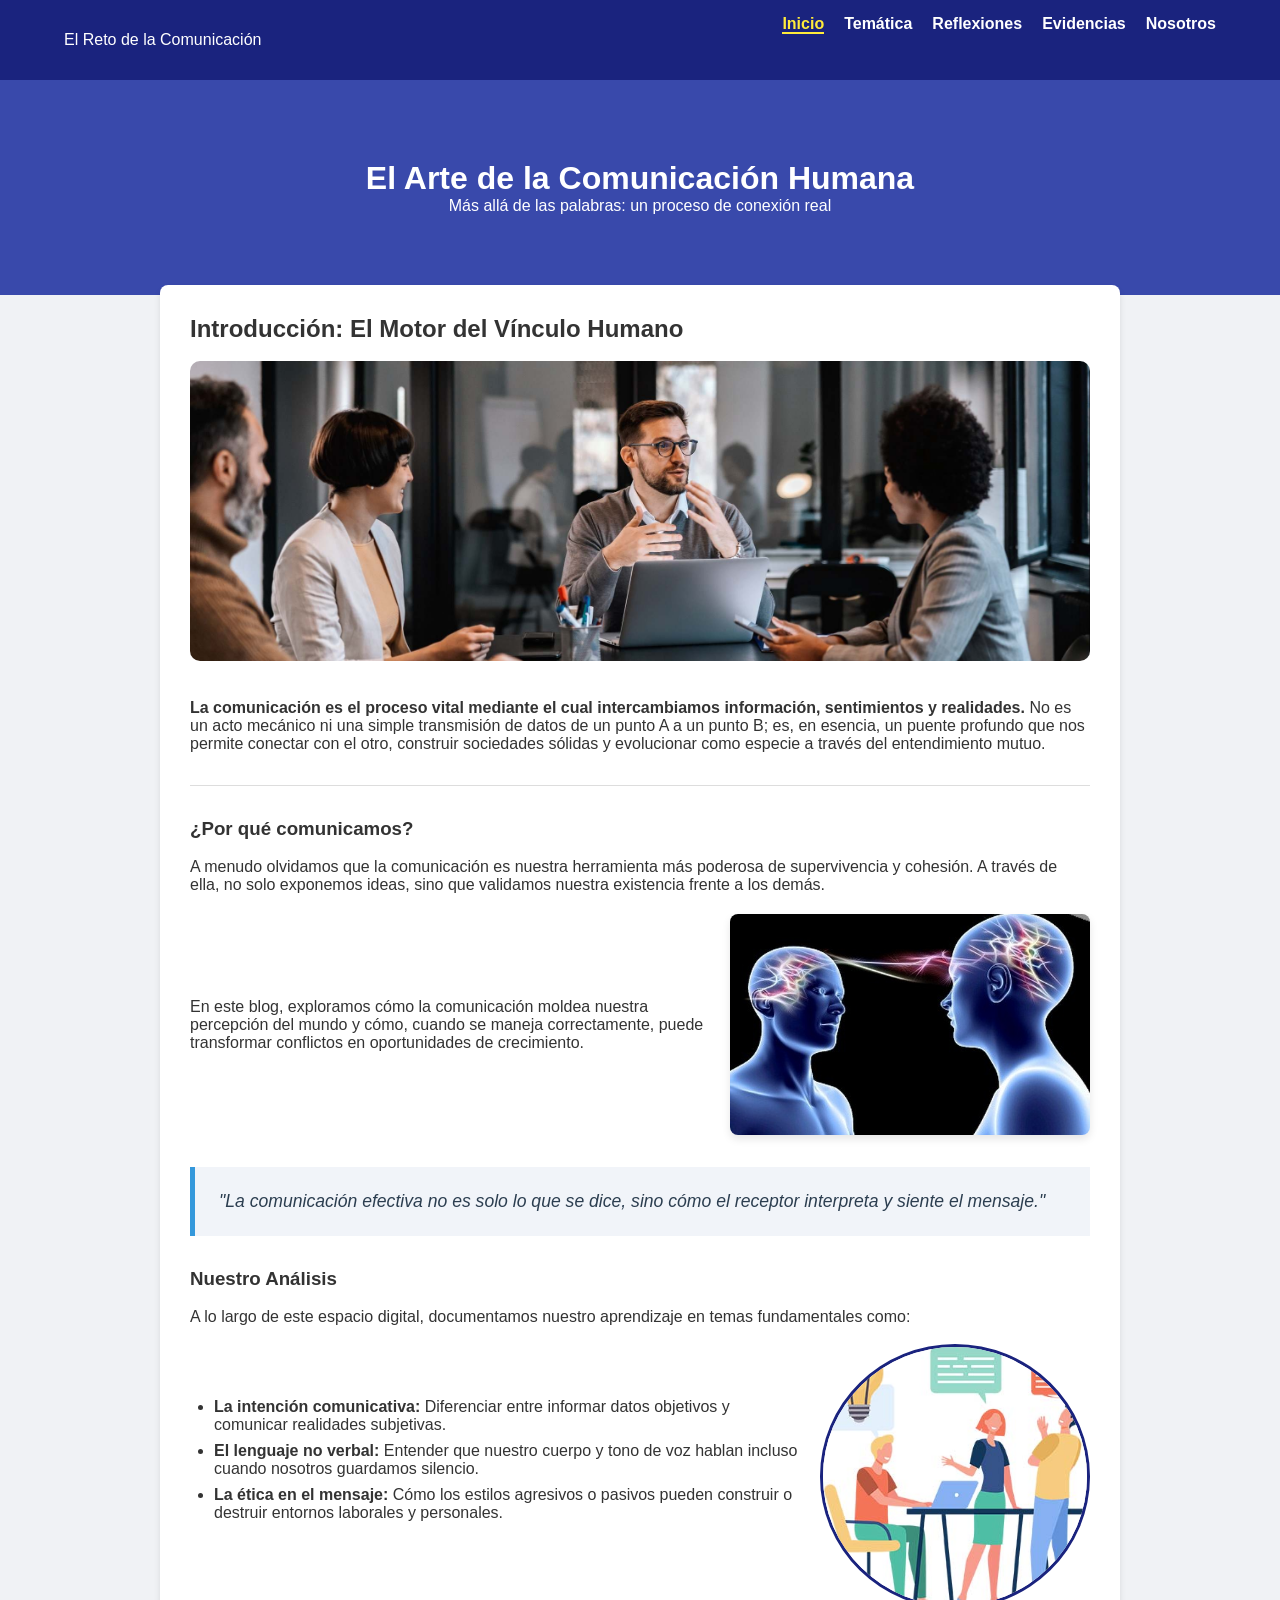
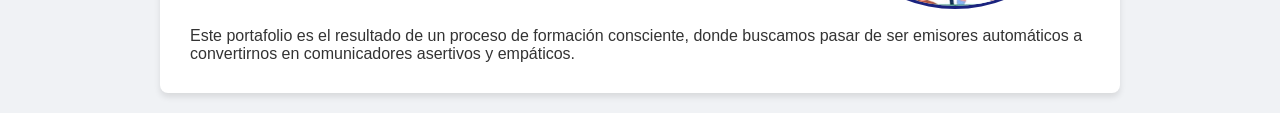
<file: index.html>
<!DOCTYPE html>
<html lang="es">
<head>
    <meta charset="UTF-8">
    <meta name="viewport" content="width=device-width, initial-scale=1.0">
    <title>Comunicación | Inicio</title>
    <link rel="stylesheet" href="style/style.css">
</head>
<body>
    <nav>
        <div class="logo">El Reto de la Comunicación</div>
        <ul>
            <li><a href="index.html">Inicio</a></li>
            <li><a href="tematica.html">Temática</a></li>
            <li><a href="reflexiones.html">Reflexiones</a></li> 
            <li><a href="evidencias.html">Evidencias</a></li>
            <li><a href="nosotros.html">Nosotros</a></li>
        </ul>
    </nav>

    <header class="hero">
        <div class="container">
            <h1>El Arte de la Comunicación Humana</h1>
            <p>Más allá de las palabras: un proceso de conexión real</p>
            </div>
    </header>

    <main class="container">
        <article class="content-box">
            <h2>Introducción: El Motor del Vínculo Humano</h2>
            <br>
            
            <div class="image-wrapper">
                <img src="img/introduccion.jpg" alt="Personas conectando" class="img-main">
            </div>
            <br>

            <p><strong>La comunicación es el proceso vital mediante el cual intercambiamos información, sentimientos y realidades.</strong> No es un acto mecánico ni una simple transmisión de datos de un punto A a un punto B; es, en esencia, un puente profundo que nos permite conectar con el otro, construir sociedades sólidas y evolucionar como especie a través del entendimiento mutuo.</p>

            <hr class="separator">

            <h3>¿Por qué comunicamos?</h3>
            <br>
            <p>A menudo olvidamos que la comunicación es nuestra herramienta más poderosa de supervivencia y cohesión. A través de ella, no solo exponemos ideas, sino que validamos nuestra existencia frente a los demás.</p>
            
            <div class="image-wrapper-side">
                <p>En este blog, exploramos cómo la comunicación moldea nuestra percepción del mundo y cómo, cuando se maneja correctamente, puede transformar conflictos en oportunidades de crecimiento.</p>
                <img src="img/crecimiento.jpg" alt="Crecimiento y comunicación" class="img-side">
            </div>

            <div class="highlight-quote">
                <blockquote>
                    "La comunicación efectiva no es solo lo que se dice, sino cómo el receptor interpreta y siente el mensaje."
                </blockquote>
            </div>

            <h3>Nuestro Análisis</h3>
            <br>
            <p>A lo largo de este espacio digital, documentamos nuestro aprendizaje en temas fundamentales como:</p>
            <br>

            <div class="analysis-section">
                <ul>
                    <li><strong>La intención comunicativa:</strong> Diferenciar entre informar datos objetivos y comunicar realidades subjetivas.</li>
                    <li><strong>El lenguaje no verbal:</strong> Entender que nuestro cuerpo y tono de voz hablan incluso cuando nosotros guardamos silencio.</li>
                    <li><strong>La ética en el mensaje:</strong> Cómo los estilos agresivos o pasivos pueden construir o destruir entornos laborales y personales.</li>
                </ul>
                <img src="img/analisis.jpg" alt="Análisis de equipo" class="img-small">
            </div>

            <br>
            <p>Este portafolio es el resultado de un proceso de formación consciente, donde buscamos pasar de ser emisores automáticos a convertirnos en comunicadores asertivos y empáticos.</p>
        </article>
    </main>

    <script src="js/script.js"></script>
</body>
</html>
</file>
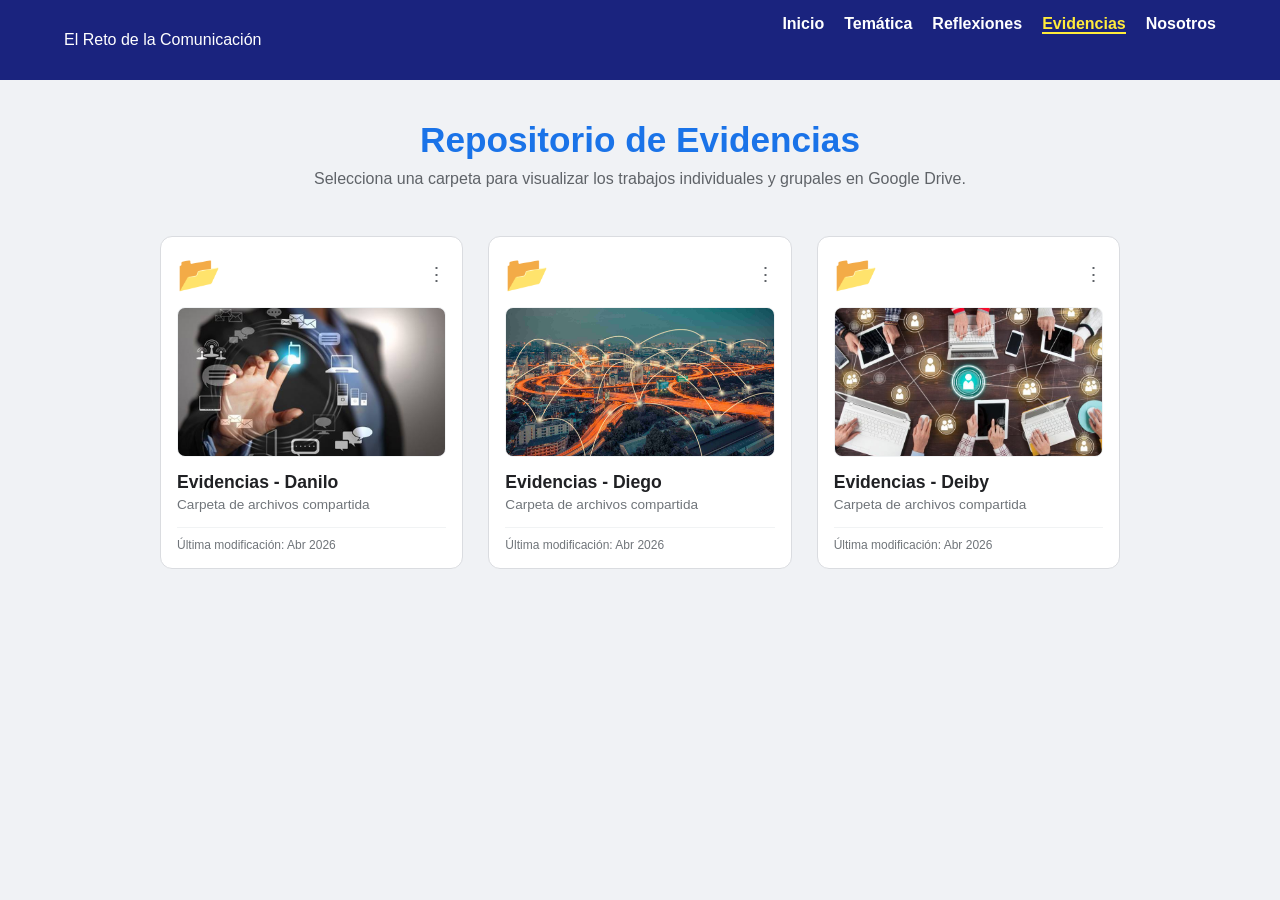
<file: evidencias.html>
<!DOCTYPE html>
<html lang="es">
<head>
    <meta charset="UTF-8">
    <meta name="viewport" content="width=device-width, initial-scale=1.0">
    <title>Comunicación | Evidencias</title>
    <link rel="stylesheet" href="style/style_evidencias.css">
</head>
<body>
    <nav>
        <div class="logo">El Reto de la Comunicación</div>
        <ul>
            <li><a href="index.html">Inicio</a></li>
            <li><a href="tematica.html">Temática</a></li>
            <li><a href="reflexiones.html">Reflexiones</a></li>
            <li><a href="evidencias.html">Evidencias</a></li>
            <li><a href="nosotros.html">Nosotros</a></li>
        </ul>
    </nav>

    <main class="container">
        <header class="section-header">
            <h1>Repositorio de Evidencias</h1>
            <p>Selecciona una carpeta para visualizar los trabajos individuales y grupales en Google Drive.</p>
        </header>

        <div class="folder-grid">
            <a href="https://drive.google.com/drive/folders/1BHZcoXuDQgnYuP9NjPmhIvUmiHdQqKEx" class="folder-card" target="_blank">
                <div class="folder-header">
                    <div class="icon-drive">📂</div>
                    <div class="options">⋮</div>
                </div>
                
                <div class="preview-box">
                    <img src="img/evidencia_danilo.jpg" alt="Vista previa Danilo">
                </div>

                <div class="folder-body">
                    <h3>Evidencias - Danilo</h3>
                    <p class="file-info">Carpeta de archivos compartida</p>
                </div>
                <div class="folder-footer">
                    <span>Última modificación: Abr 2026</span>
                </div>
            </a>

            <a href="https://drive.google.com/drive/folders/1nDBIbtYbpyiHqxWrSyJhXten1UWsTymP" class="folder-card" target="_blank">
                <div class="folder-header">
                    <div class="icon-drive">📂</div>
                    <div class="options">⋮</div>
                </div>
                
                <div class="preview-box">
                    <img src="img/evidencia_diego.jpg" alt="Vista previa Diego">
                </div>

                <div class="folder-body">
                    <h3>Evidencias - Diego</h3>
                    <p class="file-info">Carpeta de archivos compartida</p>
                </div>
                <div class="folder-footer">
                    <span>Última modificación: Abr 2026</span>
                </div>
            </a>

            <a href="https://drive.google.com/drive/folders/1NSmwTWEme2ygmf-4Oi_h9oH8BmCv-M59" class="folder-card" target="_blank">
                <div class="folder-header">
                    <div class="icon-drive">📂</div>
                    <div class="options">⋮</div>
                </div>
                
                <div class="preview-box">
                    <img src="img/evidencia_deiby.jpg" alt="Vista previa Deiby">
                </div>

                <div class="folder-body">
                    <h3>Evidencias - Deiby</h3>
                    <p class="file-info">Carpeta de archivos compartida</p>
                </div>
                <div class="folder-footer">
                    <span>Última modificación: Abr 2026</span>
                </div>
            </a>
        </div>
    </main>

    <script src="js/script.js"></script>
</body>
</html>
</file>
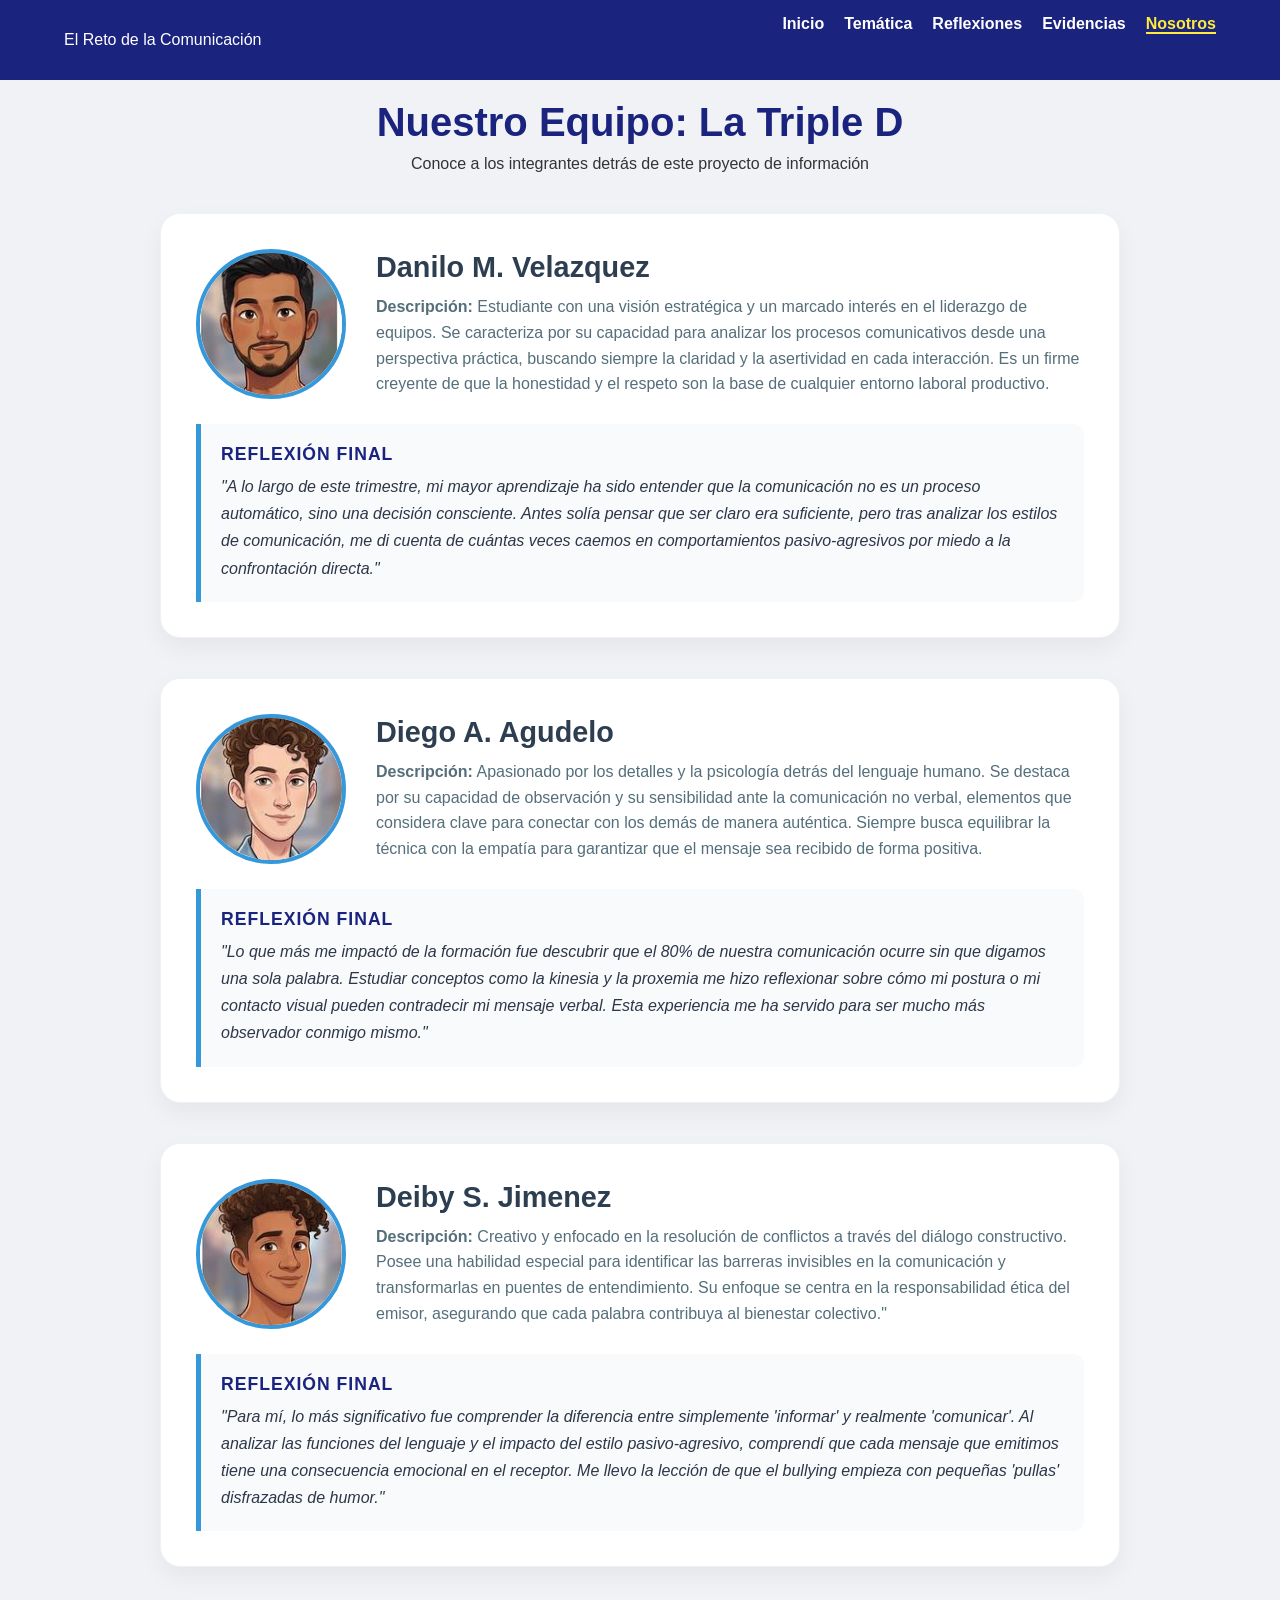
<file: nosotros.html>
<!DOCTYPE html>
<html lang="es">
<head>
    <meta charset="UTF-8">
    <meta name="viewport" content="width=device-width, initial-scale=1.0">
    <title>Comunicación | Nosotros</title>
    <link rel="stylesheet" href="style/style_nosotros.css">
</head>
<body>
    <nav>
        <div class="logo">El Reto de la Comunicación</div>
        <ul>
            <li><a href="index.html">Inicio</a></li>
            <li><a href="tematica.html">Temática</a></li>
            <li><a href="reflexiones.html">Reflexiones</a></li>
            <li><a href="evidencias.html">Evidencias</a></li>
            <li><a href="nosotros.html">Nosotros</a></li>
        </ul>
    </nav>

    <main class="container">
        <header class="team-header">
            <h1>Nuestro Equipo: La Triple D</h1>
            <p>Conoce a los integrantes detrás de este proyecto de información</p>
        </header>
        
        <div class="members-container">
            <section class="profile-card">
                <div class="member-main">
                    <div class="photo-container">
                        <img src="img/danilo.jpg" alt="Danilo M. Velazquez" class="profile-img">
                    </div>
                    <div class="member-text">
                        <h2>Danilo M. Velazquez</h2>
                        <p class="desc"><strong>Descripción:</strong> Estudiante con una visión estratégica y un marcado interés en el liderazgo de equipos. Se caracteriza por su capacidad para analizar los procesos comunicativos desde una perspectiva práctica, buscando siempre la claridad y la asertividad en cada interacción. Es un firme creyente de que la honestidad y el respeto son la base de cualquier entorno laboral productivo.</p>
                    </div>
                </div>
                <div class="reflexion">
                    <h3>Reflexión Final</h3>
                    <p>"A lo largo de este trimestre, mi mayor aprendizaje ha sido entender que la comunicación no es un proceso automático, sino una decisión consciente. Antes solía pensar que ser claro era suficiente, pero tras analizar los estilos de comunicación, me di cuenta de cuántas veces caemos en comportamientos pasivo-agresivos por miedo a la confrontación directa."</p>
                </div>
            </section>

            <section class="profile-card">
                <div class="member-main">
                    <div class="photo-container">
                        <img src="img/diego.jpg" alt="Diego A. Agudelo" class="profile-img">
                    </div>
                    <div class="member-text">
                        <h2>Diego A. Agudelo</h2>
                        <p class="desc"><strong>Descripción:</strong> Apasionado por los detalles y la psicología detrás del lenguaje humano. Se destaca por su capacidad de observación y su sensibilidad ante la comunicación no verbal, elementos que considera clave para conectar con los demás de manera auténtica. Siempre busca equilibrar la técnica con la empatía para garantizar que el mensaje sea recibido de forma positiva.</p>
                    </div>
                </div>
                <div class="reflexion">
                    <h3>Reflexión Final</h3>
                    <p>"Lo que más me impactó de la formación fue descubrir que el 80% de nuestra comunicación ocurre sin que digamos una sola palabra. Estudiar conceptos como la kinesia y la proxemia me hizo reflexionar sobre cómo mi postura o mi contacto visual pueden contradecir mi mensaje verbal. Esta experiencia me ha servido para ser mucho más observador conmigo mismo."</p>
                </div>
            </section>

            <section class="profile-card">
                <div class="member-main">
                    <div class="photo-container">
                        <img src="img/deiby.jpg" alt="Deiby S. Jimenez" class="profile-img">
                    </div>
                    <div class="member-text">
                        <h2>Deiby S. Jimenez</h2>
                        <p class="desc"><strong>Descripción:</strong> Creativo y enfocado en la resolución de conflictos a través del diálogo constructivo. Posee una habilidad especial para identificar las barreras invisibles en la comunicación y transformarlas en puentes de entendimiento. Su enfoque se centra en la responsabilidad ética del emisor, asegurando que cada palabra contribuya al bienestar colectivo."</p>
                    </div>
                </div>
                <div class="reflexion">
                    <h3>Reflexión Final</h3>
                    <p>"Para mí, lo más significativo fue comprender la diferencia entre simplemente 'informar' y realmente 'comunicar'. Al analizar las funciones del lenguaje y el impacto del estilo pasivo-agresivo, comprendí que cada mensaje que emitimos tiene una consecuencia emocional en el receptor. Me llevo la lección de que el bullying empieza con pequeñas 'pullas' disfrazadas de humor."</p>
                </div>
            </section>
        </div>
    </main>

    <script src="js/script.js"></script>
</body>
</html>
</file>
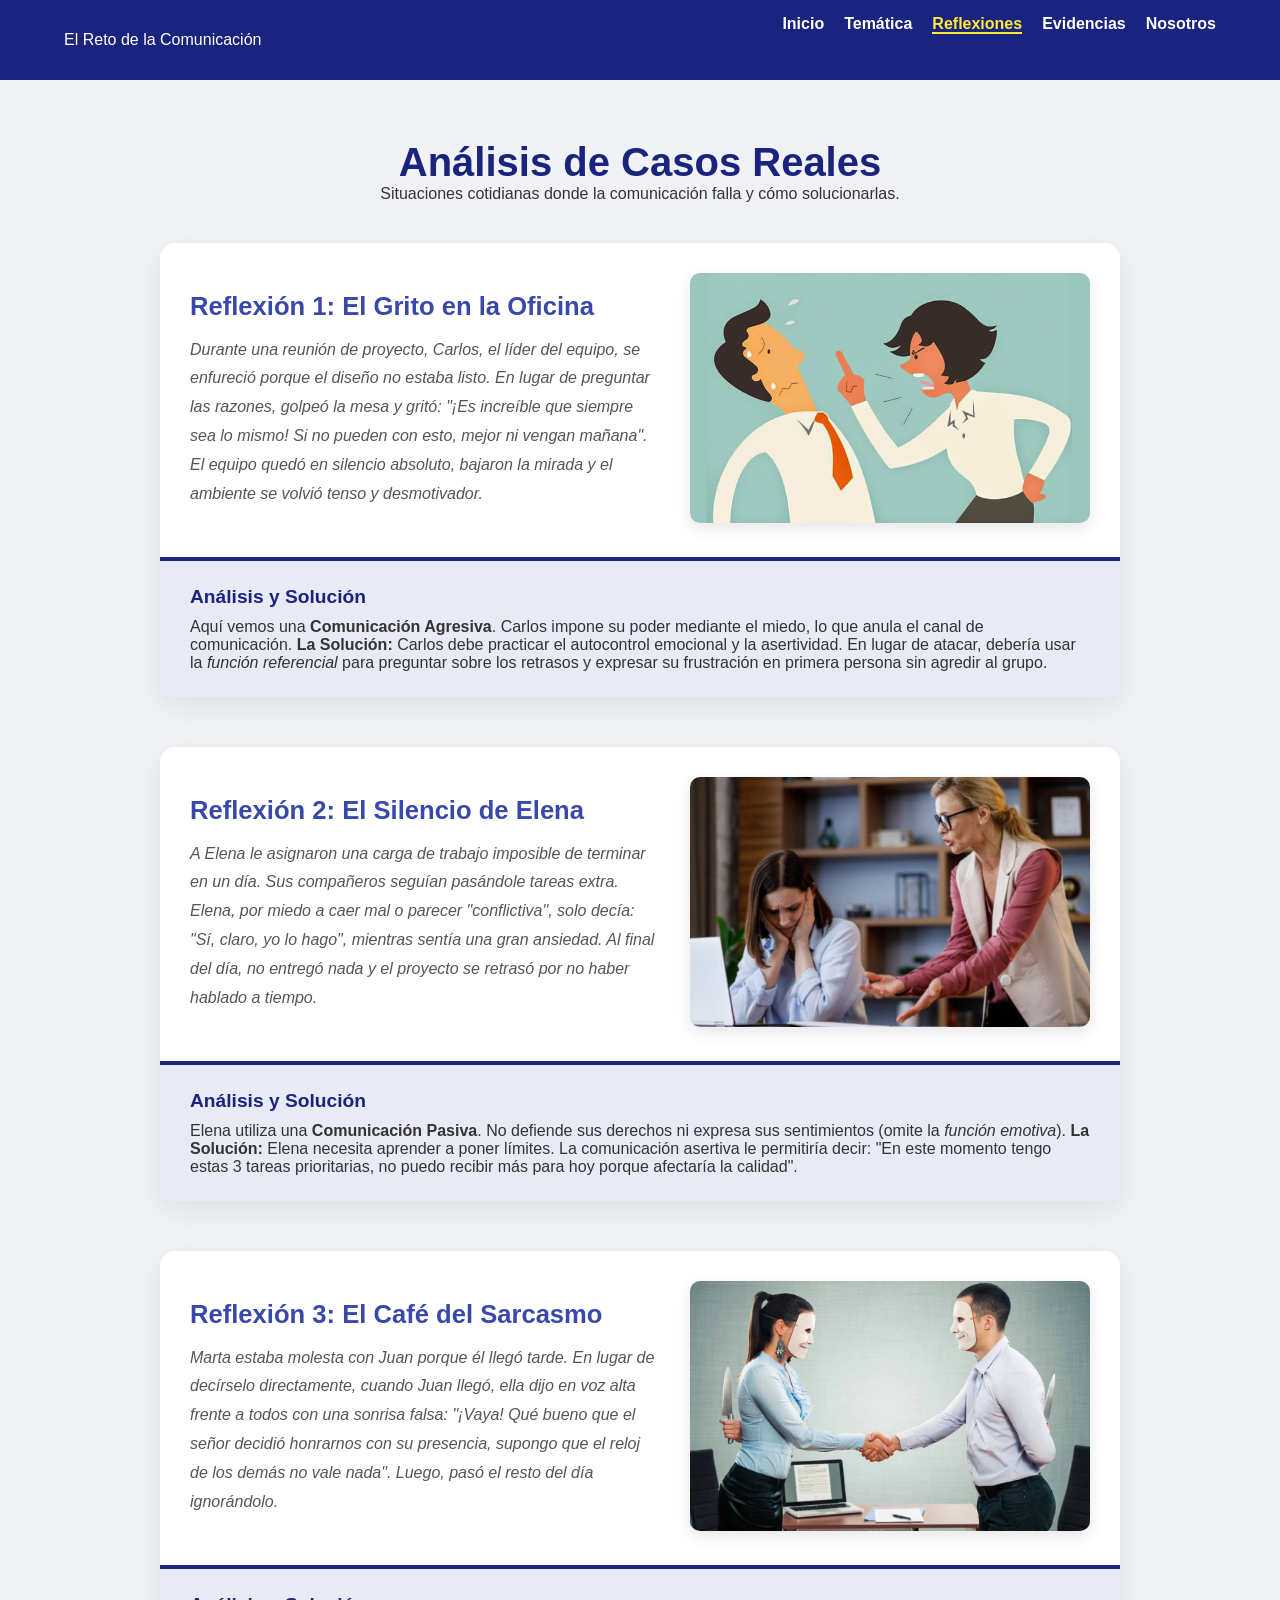
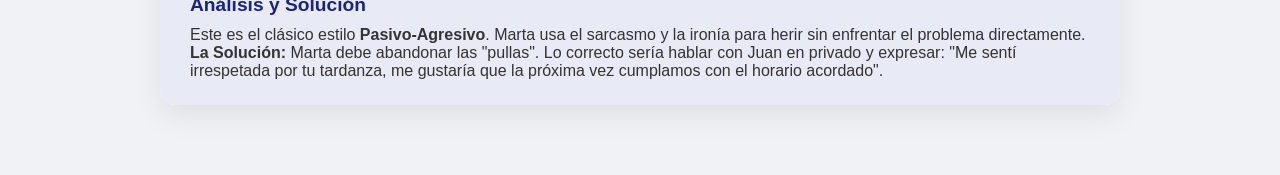
<file: reflexiones.html>
<!DOCTYPE html>
<html lang="es">
<head>
    <meta charset="UTF-8">
    <meta name="viewport" content="width=device-width, initial-scale=1.0">
    <title>Comunicación | Reflexiones</title>
    <link rel="stylesheet" href="style/style_reflexiones.css">
</head>
<body>
    <nav>
        <div class="logo">El Reto de la Comunicación</div>
        <ul>
            <li><a href="index.html">Inicio</a></li>
            <li><a href="tematica.html">Temática</a></li>
            <li><a href="reflexiones.html">Reflexiones</a></li>
            <li><a href="evidencias.html">Evidencias</a></li>
            <li><a href="nosotros.html">Nosotros</a></li>
        </ul>
    </nav>

    <main class="container">
        <header class="main-header">
            <h1>Análisis de Casos Reales</h1>
            <p>Situaciones cotidianas donde la comunicación falla y cómo solucionarlas.</p>
        </header>

        <article class="reflexion-card">
            <div class="card-content">
                <div class="text-side">
                    <h2>Reflexión 1: El Grito en la Oficina</h2>
                    <p class="historia">
                        Durante una reunión de proyecto, Carlos, el líder del equipo, se enfureció porque el diseño no estaba listo. En lugar de preguntar las razones, golpeó la mesa y gritó: <em>"¡Es increíble que siempre sea lo mismo! Si no pueden con esto, mejor ni vengan mañana"</em>. El equipo quedó en silencio absoluto, bajaron la mirada y el ambiente se volvió tenso y desmotivador.
                    </p>
                </div>
                <div class="image-side">
                    <img src="img/historia1.jpg" alt="Comunicación Agresiva" class="img-reflexion">
                </div>
            </div>
            <div class="solucion-box">
                <h3>Análisis y Solución</h3>
                <p>Aquí vemos una <strong>Comunicación Agresiva</strong>. Carlos impone su poder mediante el miedo, lo que anula el canal de comunicación. 
                <strong>La Solución:</strong> Carlos debe practicar el autocontrol emocional y la asertividad. En lugar de atacar, debería usar la <em>función referencial</em> para preguntar sobre los retrasos y expresar su frustración en primera persona sin agredir al grupo.</p>
            </div>
        </article>

        <article class="reflexion-card invert">
            <div class="card-content">
                <div class="image-side">
                    <img src="img/historia2.jpg" alt="Comunicación Pasiva" class="img-reflexion">
                </div>
                <div class="text-side">
                    <h2>Reflexión 2: El Silencio de Elena</h2>
                    <p class="historia">
                        A Elena le asignaron una carga de trabajo imposible de terminar en un día. Sus compañeros seguían pasándole tareas extra. Elena, por miedo a caer mal o parecer "conflictiva", solo decía: <em>"Sí, claro, yo lo hago"</em>, mientras sentía una gran ansiedad. Al final del día, no entregó nada y el proyecto se retrasó por no haber hablado a tiempo.
                    </p>
                </div>
            </div>
            <div class="solucion-box">
                <h3>Análisis y Solución</h3>
                <p>Elena utiliza una <strong>Comunicación Pasiva</strong>. No defiende sus derechos ni expresa sus sentimientos (omite la <em>función emotiva</em>).
                <strong>La Solución:</strong> Elena necesita aprender a poner límites. La comunicación asertiva le permitiría decir: "En este momento tengo estas 3 tareas prioritarias, no puedo recibir más para hoy porque afectaría la calidad".</p>
            </div>
        </article>

        <article class="reflexion-card">
            <div class="card-content">
                <div class="text-side">
                    <h2>Reflexión 3: El Café del Sarcasmo</h2>
                    <p class="historia">
                        Marta estaba molesta con Juan porque él llegó tarde. En lugar de decírselo directamente, cuando Juan llegó, ella dijo en voz alta frente a todos con una sonrisa falsa: <em>"¡Vaya! Qué bueno que el señor decidió honrarnos con su presencia, supongo que el reloj de los demás no vale nada"</em>. Luego, pasó el resto del día ignorándolo.
                    </p>
                </div>
                <div class="image-side">
                    <img src="img/historia3.jpg" alt="Comunicación Pasivo-Agresiva" class="img-reflexion">
                </div>
            </div>
            <div class="solucion-box">
                <h3>Análisis y Solución</h3>
                <p>Este es el clásico estilo <strong>Pasivo-Agresivo</strong>. Marta usa el sarcasmo y la ironía para herir sin enfrentar el problema directamente.
                <strong>La Solución:</strong> Marta debe abandonar las "pullas". Lo correcto sería hablar con Juan en privado y expresar: "Me sentí irrespetada por tu tardanza, me gustaría que la próxima vez cumplamos con el horario acordado".</p>
            </div>
        </article>

    </main>

    <script src="js/script.js"></script>
</body>
</html>
</file>
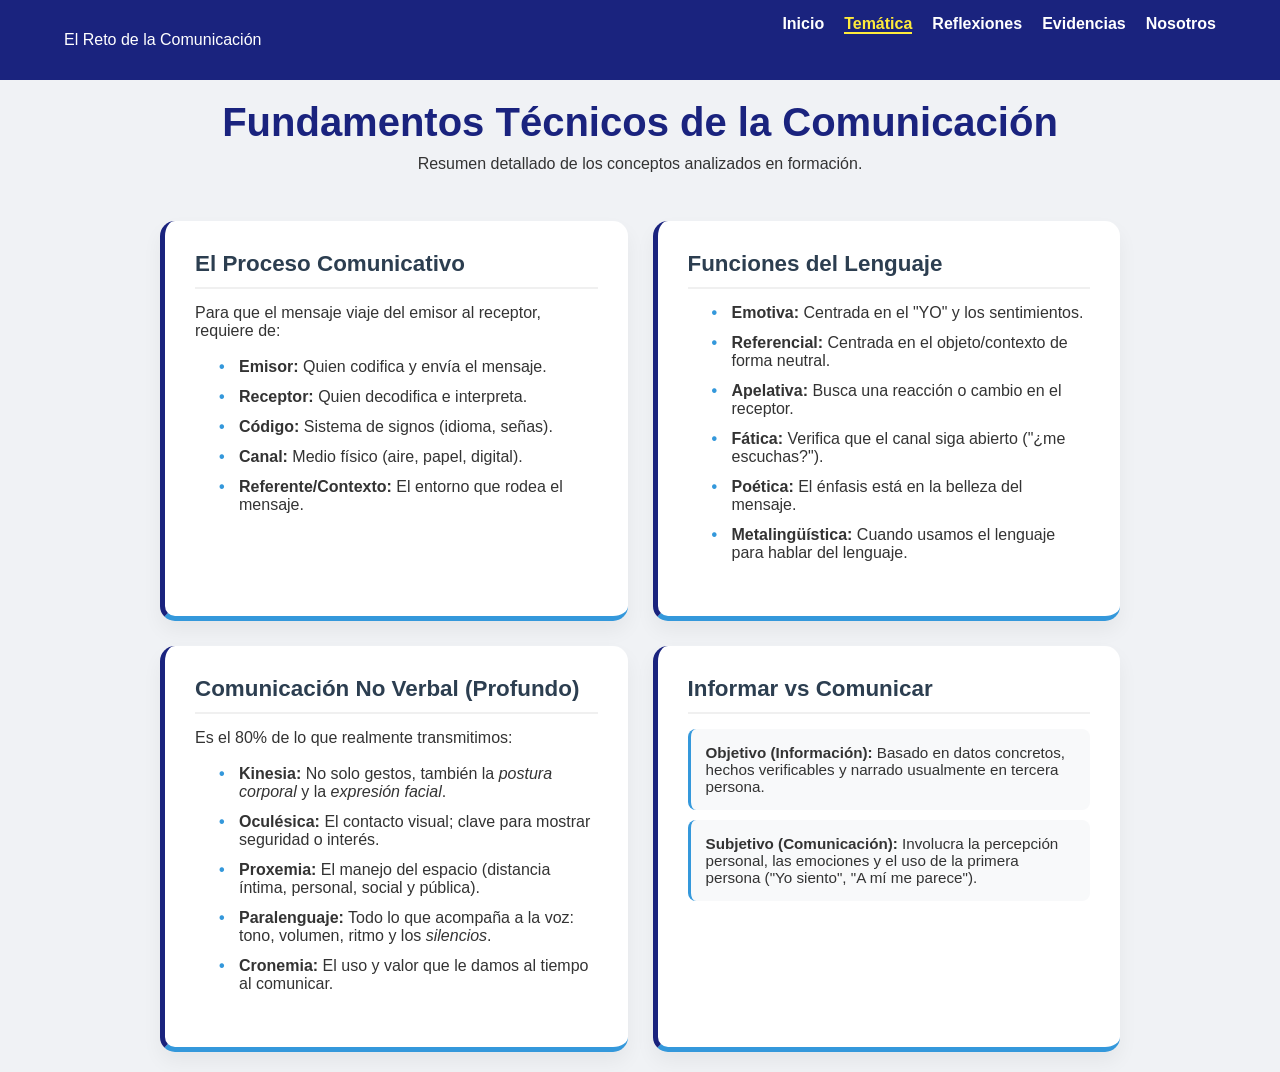
<file: tematica.html>
<!DOCTYPE html>
<html lang="es">
<head>
    <meta charset="UTF-8">
    <meta name="viewport" content="width=device-width, initial-scale=1.0">
    <title>Comunicación | Temática</title>
    <link rel="stylesheet" href="style/style_tematica.css">
</head>
<body>
    <nav>
        <div class="logo">El Reto de la Comunicación</div>
        <ul>
            <li><a href="index.html">Inicio</a></li>
            <li><a href="tematica.html">Temática</a></li>
            <li><a href="reflexiones.html">Reflexiones</a></li>
            <li><a href="evidencias.html">Evidencias</a></li>
            <li><a href="nosotros.html">Nosotros</a></li>
        </ul>
    </nav>

    <main class="container">
        <header class="main-header">
            <h1>Fundamentos Técnicos de la Comunicación</h1>
            <p>Resumen detallado de los conceptos analizados en formación.</p>
        </header>
        
        <div class="grid">
            <article class="card">
                <h2>El Proceso Comunicativo</h2>
                <p>Para que el mensaje viaje del emisor al receptor, requiere de:</p>
                <br>
                <ul>
                    <li><strong>Emisor:</strong> Quien codifica y envía el mensaje.</li>
                    <li><strong>Receptor:</strong> Quien decodifica e interpreta.</li>
                    <li><strong>Código:</strong> Sistema de signos (idioma, señas).</li>
                    <li><strong>Canal:</strong> Medio físico (aire, papel, digital).</li>
                    <li><strong>Referente/Contexto:</strong> El entorno que rodea el mensaje.</li>
                </ul>
            </article>

            <article class="card">
                <h2>Funciones del Lenguaje</h2>
                <ul>
                    <li><strong>Emotiva:</strong> Centrada en el "YO" y los sentimientos.</li>
                    <li><strong>Referencial:</strong> Centrada en el objeto/contexto de forma neutral.</li>
                    <li><strong>Apelativa:</strong> Busca una reacción o cambio en el receptor.</li>
                    <li><strong>Fática:</strong> Verifica que el canal siga abierto ("¿me escuchas?").</li>
                    <li><strong>Poética:</strong> El énfasis está en la belleza del mensaje.</li>
                    <li><strong>Metalingüística:</strong> Cuando usamos el lenguaje para hablar del lenguaje.</li>
                </ul>
            </article>

            <article class="card">
                <h2>Comunicación No Verbal (Profundo)</h2>
                <p>Es el 80% de lo que realmente transmitimos:</p>
                <br>
                <ul>
                    <li><strong>Kinesia:</strong> No solo gestos, también la <em>postura corporal</em> y la <em>expresión facial</em>.</li>
                    <li><strong>Oculésica:</strong> El contacto visual; clave para mostrar seguridad o interés.</li>
                    <li><strong>Proxemia:</strong> El manejo del espacio (distancia íntima, personal, social y pública).</li>
                    <li><strong>Paralenguaje:</strong> Todo lo que acompaña a la voz: tono, volumen, ritmo y los <em>silencios</em>.</li>
                    <li><strong>Cronemia:</strong> El uso y valor que le damos al tiempo al comunicar.</li>
                </ul>
            </article>

            <article class="card">
                <h2>Informar vs Comunicar</h2>
                <div class="sub-card">
                    <strong>Objetivo (Información):</strong> Basado en datos concretos, hechos verificables y narrado usualmente en tercera persona.
                </div>
                <div class="sub-card">
                    <strong>Subjetivo (Comunicación):</strong> Involucra la percepción personal, las emociones y el uso de la primera persona ("Yo siento", "A mí me parece").
                </div>
            </article>
        </div>
    </main>
    <script src="js/script.js"></script>
</body>
</html>
</file>
<file: style/style.css>
/* Base común */
* { margin: 0; padding: 0; box-sizing: border-box; }
body { font-family: 'Arial', sans-serif; background: #f0f2f5; color: #333; }
.container { max-width: 1000px; margin: 0 auto; padding: 20px; }

/* Navbar */
nav { background: #1a237e; color: white; display: flex; justify-content: space-between; padding: 15px 5%; align-items: center; position: sticky; top: 0; z-index: 100; }
nav ul { display: flex; list-style: none; }
nav ul li { margin-left: 20px; }
nav ul li a { color: white; text-decoration: none; font-weight: bold; }
nav ul li a:hover { color: #ffeb3b; }

/* Home / Hero */
.hero { background: #3949ab; color: white; padding: 60px 0; text-align: center; }
.content-box { background: white; padding: 30px; border-radius: 8px; margin-top: -30px; box-shadow: 0 4px 6px rgba(0,0,0,0.1); }

/* Tablas */
table { width: 100%; border-collapse: collapse; margin: 20px 0; background: white; }
th, td { border: 1px solid #ddd; padding: 12px; text-align: left; }
th { background: #3949ab; color: white; }

/* Grid de Temática */
.grid { display: grid; grid-template-columns: repeat(auto-fit, minmax(300px, 1fr)); gap: 20px; margin-top: 20px; }
.card { background: white; padding: 20px; border-radius: 8px; border-left: 5px solid #1a237e; }

/* Galeria Evidencias */
.galeria { display: grid; grid-template-columns: 1fr 1fr; gap: 20px; }
.placeholder-img { height: 200px; background: #ddd; display: flex; align-items: center; justify-content: center; border-radius: 5px; }

/* Nosotros */
.member { background: white; padding: 20px; margin-bottom: 20px; border-radius: 10px; }
.reflexion-personal { background: #e8eaf6; padding: 15px; border-radius: 5px; margin-top: 10px; font-style: italic; }

.intro-text h2, .intro-text h3 {
    color: #1a237e;
    margin: 1.5rem 0 1rem 0;
}

.separator {
    border: 0;
    height: 1px;
    background: #ddd;
    margin: 2rem 0;
}

.highlight-quote {
    background: #f1f4f9;
    border-left: 5px solid #3498db;
    padding: 1.5rem;
    margin: 2rem 0;
    font-style: italic;
    font-size: 1.1rem;
    color: #2c3e50;
}

ul {
    margin-left: 1.5rem;
    margin-bottom: 1.5rem;
}

ul li {
    margin-bottom: 0.5rem;
}


.image-wrapper {
    width: 100%;
    margin-bottom: 20px;
    overflow: hidden;
    border-radius: 10px;
}

.img-main {
    width: 100%;
    height: 300px;
    object-fit: cover;
    display: block;
}

.image-wrapper-side {
    display: flex;
    align-items: center;
    gap: 20px;
    margin: 20px 0;
}

.img-side {
    width: 40%;
    border-radius: 8px;
    box-shadow: 0 4px 8px rgba(0,0,0,0.1);
}

.analysis-section {
    display: flex;
    justify-content: space-between;
    align-items: center;
    gap: 20px;
}

.img-small {
    width: 30%;
    border-radius: 50%; /* Opcional: hace la imagen circular */
    border: 3px solid #1a237e;
}

/* Para celulares, que se pongan una debajo de otra */
@media (max-width: 768px) {
    .image-wrapper-side, .analysis-section {
        flex-direction: column;
    }
    .img-side, .img-small {
        width: 100%;
    }
}
</file>
<file: style/style_evidencias.css>
/* Importa la base del nav y container */
@import "style.css";

.section-header {
    text-align: center;
    margin-bottom: 3rem;
    padding-top: 20px;
}

.section-header h1 {
    color: #1a73e8; /* Azul característico de Google Drive */
    font-size: 2.2rem;
    margin-bottom: 10px;
}

.section-header p {
    color: #5f6368;
}

/* Grid de carpetas */
.folder-grid {
    display: grid;
    grid-template-columns: repeat(auto-fit, minmax(280px, 1fr));
    gap: 25px;
    padding-bottom: 50px;
}

/* Tarjeta individual */
.folder-card {
    background: #ffffff;
    border: 1px solid #dadce0;
    border-radius: 12px;
    padding: 16px;
    text-decoration: none;
    color: #3c4043;
    transition: all 0.2s ease;
    display: flex;
    flex-direction: column;
}

.folder-card:hover {
    background-color: #f1f3f4;
    box-shadow: 0 4px 12px rgba(0,0,0,0.1);
    transform: translateY(-3px);
}

.folder-header {
    display: flex;
    justify-content: space-between;
    align-items: center;
    margin-bottom: 12px;
}

.icon-drive {
    font-size: 2.2rem;
    color: #5f6368;
}

.options {
    color: #5f6368;
    font-size: 1.2rem;
}

/* EL CUADRO DE IMAGEN (PREVIEW) */
.preview-box {
    width: 100%;
    height: 150px;
    background: #e8eaed; /* Gris claro si no hay imagen */
    border-radius: 8px;
    margin-bottom: 15px;
    overflow: hidden;
    display: flex;
    align-items: center;
    justify-content: center;
    border: 1px solid #f1f3f4;
}

.preview-box img {
    width: 100%;
    height: 100%;
    object-fit: cover; /* Ajusta la imagen sin deformarla */
    transition: transform 0.3s ease;
}

.folder-card:hover .preview-box img {
    transform: scale(1.05);
}

/* Texto de la carpeta */
.folder-body h3 {
    font-size: 1.1rem;
    margin-bottom: 4px;
    color: #202124;
}

.file-info {
    font-size: 0.85rem;
    color: #70757a;
}

.folder-footer {
    margin-top: 15px;
    padding-top: 10px;
    border-top: 1px solid #f1f3f4;
    font-size: 0.75rem;
    color: #70757a;
}

/* Ajuste Responsive */
@media (max-width: 600px) {
    .folder-grid {
        grid-template-columns: 1fr;
    }
}
</file>
<file: style/style_nosotros.css>
@import "style.css";

.team-header {
    text-align: center;
    margin-bottom: 40px;
}

.team-header h1 {
    color: #1a237e;
    font-size: 2.5rem;
    margin-bottom: 10px;
}

.members-container {
    display: flex;
    flex-direction: column;
    gap: 40px;
    padding-bottom: 50px;
}

.profile-card {
    background: white;
    padding: 35px;
    border-radius: 20px;
    box-shadow: 0 10px 25px rgba(0,0,0,0.05);
    border: 1px solid #edf2f7;
}

/* Alineación de Foto y Texto */
.member-main {
    display: flex;
    align-items: center;
    gap: 30px;
    margin-bottom: 25px;
}

.photo-container {
    flex-shrink: 0; /* Evita que la foto se encoja */
    width: 150px;
    height: 150px;
    border-radius: 50%;
    overflow: hidden;
    border: 4px solid #3498db;
    background: #f0f2f5;
}

.profile-img {
    width: 100%;
    height: 100%;
    object-fit: cover;
}

.member-text h2 {
    color: #2c3e50;
    margin-bottom: 10px;
    font-size: 1.8rem;
}

.desc {
    color: #546e7a;
    line-height: 1.6;
    font-size: 1rem;
}

/* Caja de Reflexión */
.reflexion {
    background: #f8fafc;
    border-left: 5px solid #3498db;
    padding: 20px;
    border-radius: 0 10px 10px 0;
}

.reflexion h3 {
    font-size: 1.1rem;
    color: #1a237e;
    margin-bottom: 8px;
    text-transform: uppercase;
    letter-spacing: 1px;
}

.reflexion p {
    font-style: italic;
    color: #2d3748;
    line-height: 1.7;
}

/* Responsivo para móviles */
@media (max-width: 768px) {
    .member-main {
        flex-direction: column;
        text-align: center;
    }
    
    .photo-container {
        margin: 0 auto;
    }
}
</file>
<file: style/style_reflexiones.css>
@import "style.css";

.main-header {
    text-align: center;
    margin: 40px 0;
}

.main-header h1 {
    color: #1a237e;
    font-size: 2.5rem;
}

/* Tarjeta de Reflexión */
.reflexion-card {
    background: white;
    border-radius: 15px;
    margin-bottom: 50px;
    box-shadow: 0 10px 30px rgba(0,0,0,0.08);
    overflow: hidden;
    transition: transform 0.3s ease;
}

.reflexion-card:hover {
    transform: translateY(-5px);
}

.card-content {
    display: flex;
    align-items: center;
    padding: 30px;
    gap: 30px;
}

.text-side {
    flex: 1;
}

.text-side h2 {
    color: #3949ab;
    margin-bottom: 15px;
    font-size: 1.6rem;
}

.historia {
    font-style: italic;
    line-height: 1.8;
    color: #555;
}

.image-side {
    flex: 1;
    max-width: 400px;
}

.img-reflexion {
    width: 100%;
    height: 250px;
    object-fit: cover;
    border-radius: 10px;
    box-shadow: 0 5px 15px rgba(0,0,0,0.1);
}

/* Cuadro de Solución */
.solucion-box {
    background: #e8eaf6;
    padding: 25px 30px;
    border-top: 4px solid #1a237e;
}

.solucion-box h3 {
    color: #1a237e;
    margin-bottom: 10px;
    font-size: 1.2rem;
}

/* Invertir orden en la segunda tarjeta para variedad visual */
.reflexion-card.invert .card-content {
    flex-direction: row-reverse;
}

/* Responsive para celulares */
@media (max-width: 768px) {
    .card-content, .reflexion-card.invert .card-content {
        flex-direction: column;
    }
    .image-side {
        max-width: 100%;
        width: 100%;
    }
}
</file>
<file: style/style_tematica.css>
/* Importamos la base */
@import "style.css";

.main-header {
    text-align: center;
    margin-bottom: 3rem;
}

.main-header h1 {
    font-size: 2.5rem;
    color: #1a237e;
    margin-bottom: 10px;
}

/* Grid de Tarjetas */
.grid {
    display: grid;
    grid-template-columns: repeat(auto-fit, minmax(320px, 1fr));
    gap: 25px;
}

/* Estilo de la Card */
.card {
    background: #ffffff;
    padding: 30px;
    border-radius: 15px;
    box-shadow: 0 10px 20px rgba(0,0,0,0.05);
    transition: transform 0.3s ease;
    border-bottom: 5px solid #3498db;
}

.card:hover {
    transform: translateY(-10px);
}

.card-icon {
    font-size: 2rem;
    margin-bottom: 15px;
}

.card h2 {
    color: #2c3e50;
    font-size: 1.4rem;
    margin-bottom: 15px;
    border-bottom: 2px solid #f0f0f0;
    padding-bottom: 10px;
}

.card ul {
    list-style: none;
    padding: 0;
}

.card ul li {
    margin-bottom: 12px;
    position: relative;
    padding-left: 20px;
}

.card ul li::before {
    content: "•";
    color: #3498db;
    font-weight: bold;
    position: absolute;
    left: 0;
}

.sub-card {
    background: #f8f9fa;
    padding: 15px;
    margin-top: 10px;
    border-radius: 8px;
    font-size: 0.95rem;
    border-left: 3px solid #3498db;
}

/* Responsive */
@media (max-width: 600px) {
    .grid {
        grid-template-columns: 1fr;
    }
}
</file>
